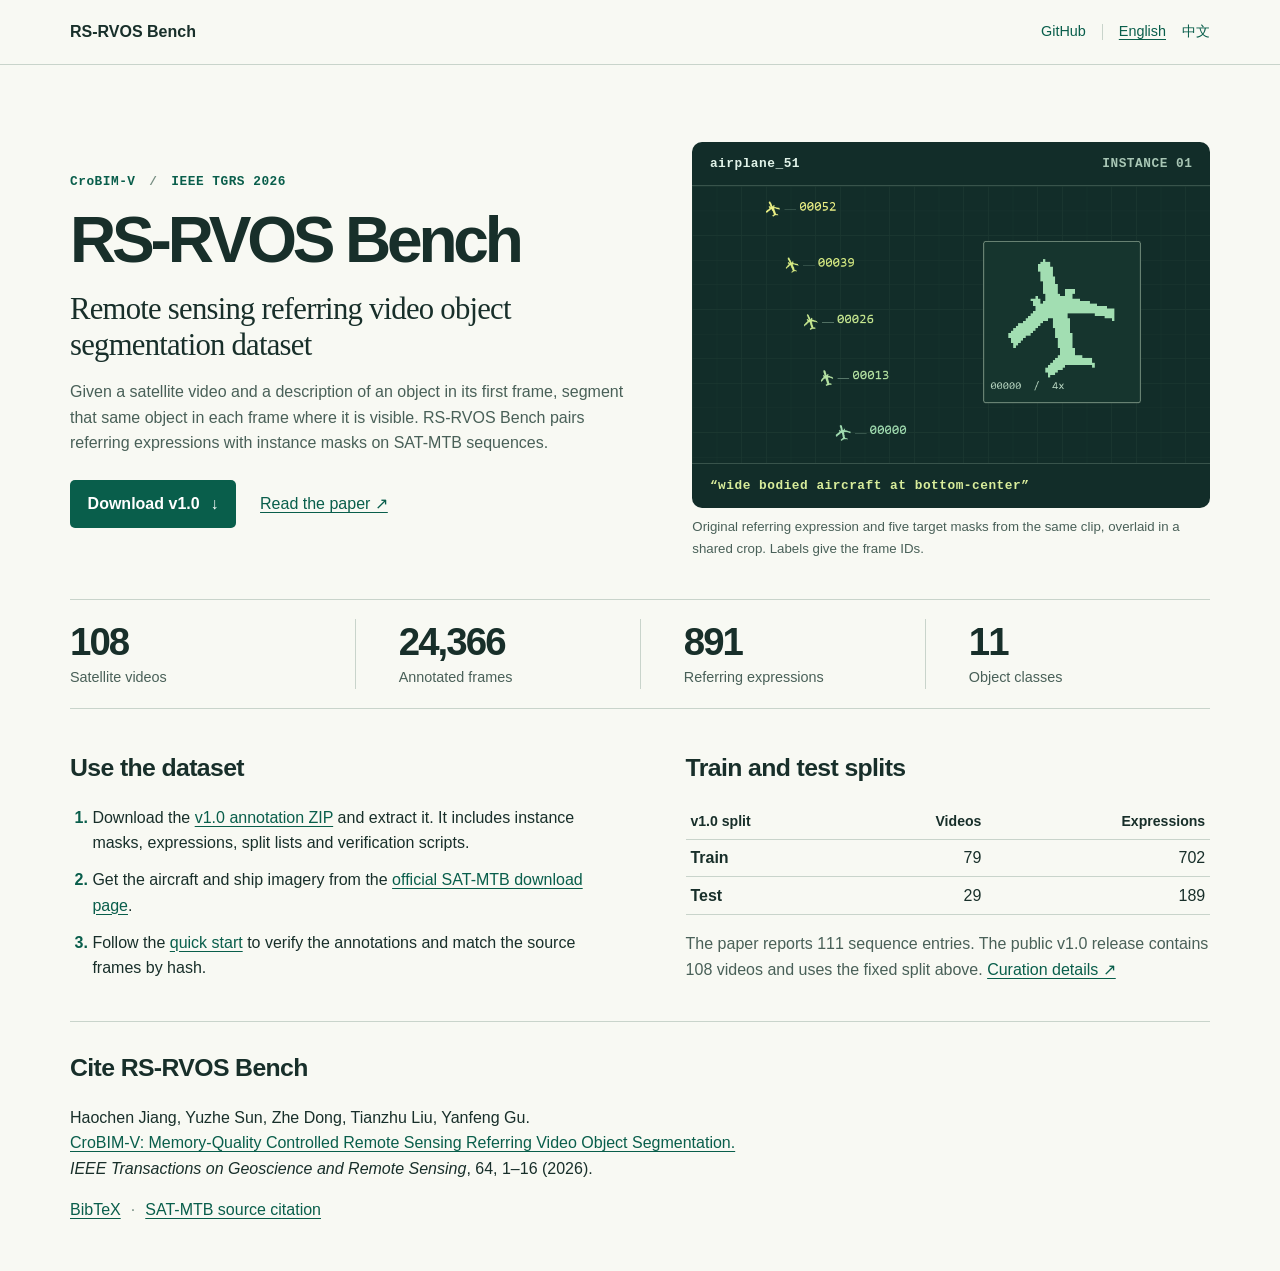
<file: docs/index.html>
<!doctype html>
<html lang="en">
<head>
  <meta charset="utf-8">
  <meta name="viewport" content="width=device-width, initial-scale=1">
  <title>RS-RVOS Bench · Remote Sensing Referring Video Object Segmentation Dataset</title>
  <meta name="description" content="A satellite video dataset for referring video object segmentation. Track a target described in the first frame and segment it across a SAT-MTB video. Explore and download the CroBIM-V benchmark annotations.">
  <link rel="canonical" href="https://jhc626.github.io/RS-RVOS-Bench/">
  <link rel="alternate" hreflang="en" href="https://jhc626.github.io/RS-RVOS-Bench/">
  <link rel="alternate" hreflang="zh-CN" href="https://jhc626.github.io/RS-RVOS-Bench/zh/">
  <link rel="alternate" hreflang="x-default" href="https://jhc626.github.io/RS-RVOS-Bench/">
  <meta property="og:type" content="website">
  <meta property="og:title" content="RS-RVOS Bench · Remote Sensing Referring Video Object Segmentation Dataset">
  <meta property="og:description" content="A satellite video dataset for referring video object segmentation. Track a target described in the first frame and segment it across a SAT-MTB video. Explore and download the CroBIM-V benchmark annotations.">
  <meta property="og:url" content="https://jhc626.github.io/RS-RVOS-Bench/">
  <link rel="stylesheet" href="./style.css">
  <script type="application/ld+json">
{
  "@context": "https://schema.org",
  "@type": "Dataset",
  "@id": "https://jhc626.github.io/RS-RVOS-Bench/#dataset",
  "name": "RS-RVOS Bench",
  "alternateName": [
    "Remote Sensing Referring Video Object Segmentation Benchmark",
    "遥感视频指代分割数据集"
  ],
  "description": "A satellite video dataset for referring video object segmentation. Track a target described in the first frame and segment it across a SAT-MTB video. Explore and download the CroBIM-V benchmark annotations.",
  "version": "1.0",
  "url": "https://jhc626.github.io/RS-RVOS-Bench/",
  "sameAs": "https://github.com/JHC626/RS-RVOS-Bench/releases/tag/v1.0",
  "citation": "https://doi.org/10.1109/TGRS.2026.3678310",
  "isBasedOn": "https://csu.cas.cn/gb/kybm/sjlyzx/gcxx_sjj/sjj_wxxl/202211/t20221121_6551405.html",
  "creator": [
    {
      "@type": "Person",
      "name": "Haochen Jiang"
    },
    {
      "@type": "Person",
      "name": "Yuzhe Sun"
    },
    {
      "@type": "Person",
      "name": "Zhe Dong"
    },
    {
      "@type": "Person",
      "name": "Tianzhu Liu"
    },
    {
      "@type": "Person",
      "name": "Yanfeng Gu"
    }
  ],
  "keywords": [
    "remote sensing",
    "referring video object segmentation",
    "satellite video dataset",
    "遥感视频指代分割"
  ],
  "distribution": {
    "@type": "DataDownload",
    "name": "RS-RVOS Bench v1.0",
    "contentUrl": "https://github.com/JHC626/RS-RVOS-Bench/releases/download/v1.0/RS-RVOS-Bench-v1.0.zip",
    "encodingFormat": "application/zip"
  }
}
  </script>
</head>
<body>
  <header class="bar"><div class="wrap bar-inner">
    <a class="brand" href="./">RS-RVOS Bench</a>
    <nav aria-label="Project links"><a href="https://github.com/JHC626/RS-RVOS-Bench">GitHub</a><span class="divider"></span><a href="./" lang="en" hreflang="en" aria-current="page">English</a><a href="./zh/" lang="zh-CN" hreflang="zh-CN">中文</a></nav>
  </div></header>
  <main class="wrap">
    <div class="hero">
      <div><p class="eyebrow">CroBIM-V <span>/</span> IEEE TGRS 2026</p>
        <h1>RS-RVOS Bench</h1>
        <h2 class="subtitle">Remote sensing referring video object segmentation dataset</h2>
        <p class="intro">Given a satellite video and a description of an object in its first frame, segment that same object in each frame where it is visible. RS-RVOS Bench pairs referring expressions with instance masks on SAT-MTB sequences.</p>
        <div class="actions"><a class="button" href="https://github.com/JHC626/RS-RVOS-Bench/releases/download/v1.0/RS-RVOS-Bench-v1.0.zip">Download v1.0 <span aria-hidden="true">↓</span></a><a href="https://doi.org/10.1109/TGRS.2026.3678310">Read the paper ↗</a></div>
      </div>
      <figure><div class="plate"><div class="plate-head"><b>airplane_51</b><span>INSTANCE 01</span></div>
        <img src="./airplane-51.png" width="840" height="450" alt="Five numbered masks of aircraft 1 in a shared coordinate system, moving from the lower right to the upper left of the crop.">
        <div class="query" lang="en">“wide bodied aircraft at bottom-center”</div></div>
        <figcaption>Original referring expression and five target masks from the same clip, overlaid in a shared crop. Labels give the frame IDs.</figcaption></figure>
    </div>
    <section class="stats" aria-label="Release statistics"><div><strong>108</strong><span>Satellite videos</span></div><div><strong>24,366</strong><span>Annotated frames</span></div><div><strong>891</strong><span>Referring expressions</span></div><div><strong>11</strong><span>Object classes</span></div></section>
    <div class="columns">
      <section><h2>Use the dataset</h2>
        <ol><li>Download the <a href="https://github.com/JHC626/RS-RVOS-Bench/releases/download/v1.0/RS-RVOS-Bench-v1.0.zip">v1.0 annotation ZIP</a> and extract it. It includes instance masks, expressions, split lists and verification scripts.</li>
        <li>Get the aircraft and ship imagery from the <a href="https://csu.cas.cn/gb/kybm/sjlyzx/gcxx_sjj/sjj_wxxl/202211/t20221121_6551405.html">official SAT-MTB download page</a>.</li>
        <li>Follow the <a href="https://github.com/JHC626/RS-RVOS-Bench#quick-start">quick start</a> to verify the annotations and match the source frames by hash.</li></ol>
      </section>
      <section><h2>Train and test splits</h2>
        <table><thead><tr><th scope="col">v1.0 split</th><th scope="col">Videos</th><th scope="col">Expressions</th></tr></thead><tbody>
        <tr><th scope="row">Train</th><td>79</td><td>702</td></tr><tr><th scope="row">Test</th><td>29</td><td>189</td></tr></tbody></table>
        <p>The paper reports 111 sequence entries. The public v1.0 release contains 108 videos and uses the fixed split above. <a href="https://github.com/JHC626/RS-RVOS-Bench#relationship-to-the-paper">Curation details ↗</a></p>
      </section>
    </div>
    <section class="citation"><h2>Cite RS-RVOS Bench</h2>
      <p>Haochen Jiang, Yuzhe Sun, Zhe Dong, Tianzhu Liu, Yanfeng Gu.<br><a href="https://doi.org/10.1109/TGRS.2026.3678310" lang="en">CroBIM-V: Memory-Quality Controlled Remote Sensing Referring Video Object Segmentation.</a><br><i>IEEE Transactions on Geoscience and Remote Sensing</i>, 64, 1–16 (2026).</p>
      <p><a href="https://github.com/JHC626/RS-RVOS-Bench#citation-and-source-data">BibTeX</a> <span class="dot">·</span> <a href="https://doi.org/10.1109/TGRS.2023.3278075">SAT-MTB source citation</a></p>
    </section>
  </main>
</body>
</html>
</file>
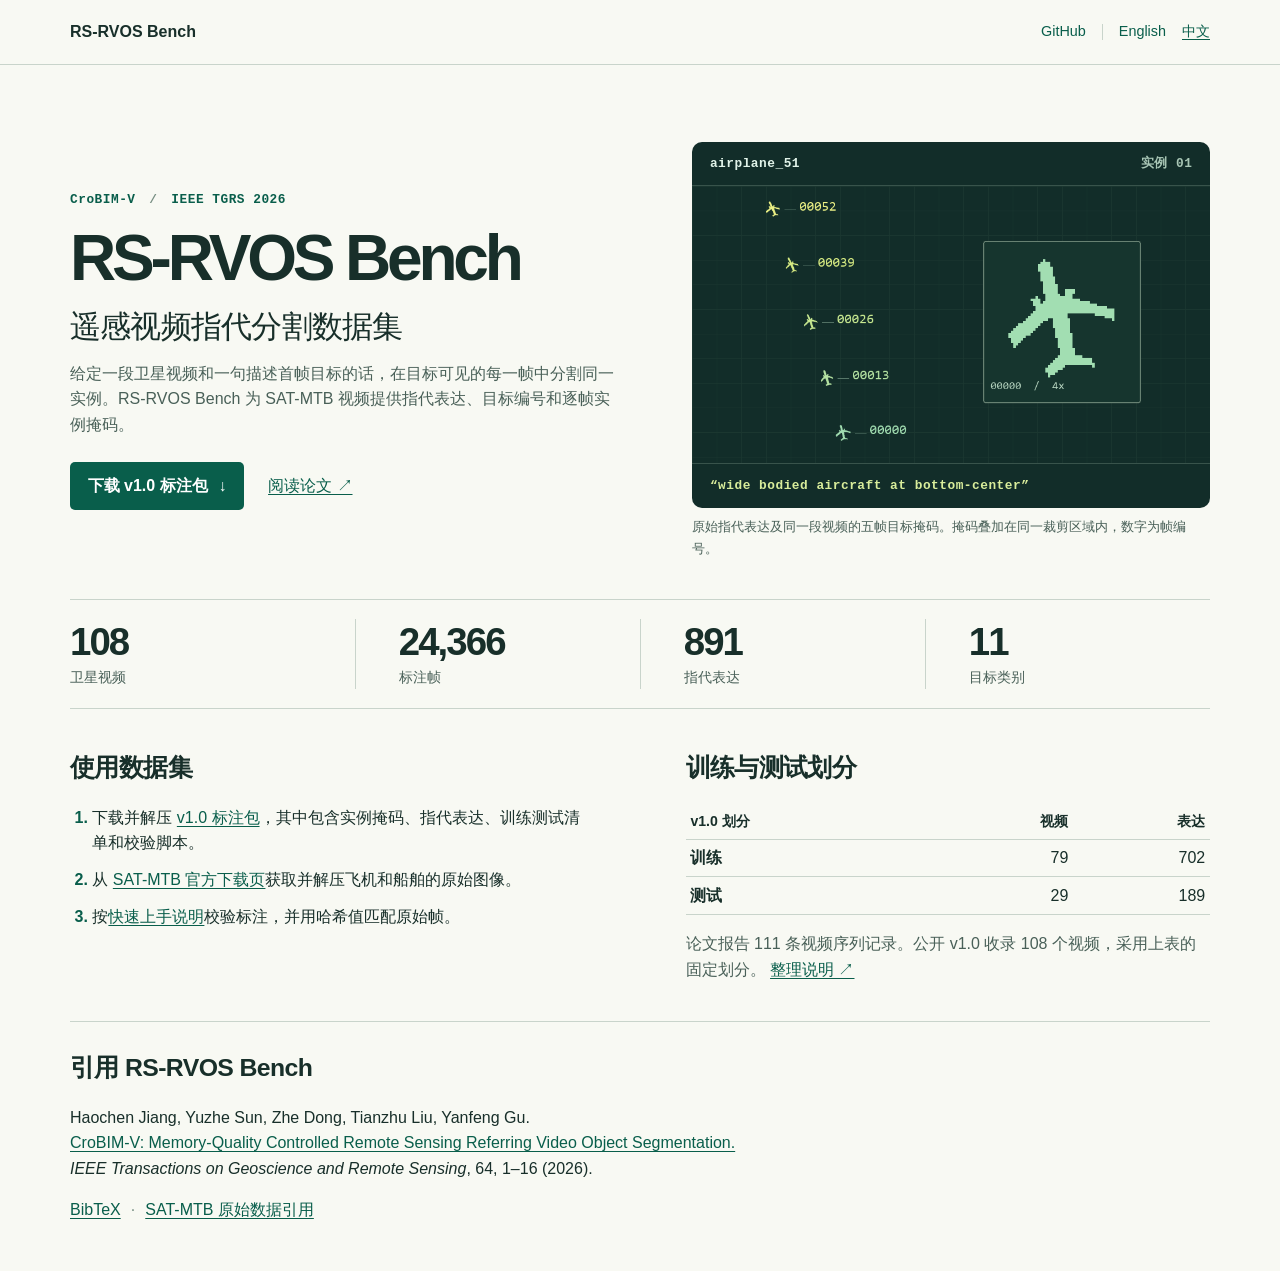
<file: docs/zh/index.html>
<!doctype html>
<html lang="zh-CN">
<head>
  <meta charset="utf-8">
  <meta name="viewport" content="width=device-width, initial-scale=1">
  <title>RS-RVOS Bench · 遥感视频指代分割数据集</title>
  <meta name="description" content="RS-RVOS Bench 是 CroBIM-V 论文提出的遥感视频指代分割数据集。用首帧文字描述指定卫星视频中的目标，并在后续帧中分割同一实例。下载 v1.0 标注、逐帧掩码与固定训练测试划分。">
  <link rel="canonical" href="https://jhc626.github.io/RS-RVOS-Bench/zh/">
  <link rel="alternate" hreflang="en" href="https://jhc626.github.io/RS-RVOS-Bench/">
  <link rel="alternate" hreflang="zh-CN" href="https://jhc626.github.io/RS-RVOS-Bench/zh/">
  <link rel="alternate" hreflang="x-default" href="https://jhc626.github.io/RS-RVOS-Bench/">
  <meta property="og:type" content="website">
  <meta property="og:title" content="RS-RVOS Bench · 遥感视频指代分割数据集">
  <meta property="og:description" content="RS-RVOS Bench 是 CroBIM-V 论文提出的遥感视频指代分割数据集。用首帧文字描述指定卫星视频中的目标，并在后续帧中分割同一实例。下载 v1.0 标注、逐帧掩码与固定训练测试划分。">
  <meta property="og:url" content="https://jhc626.github.io/RS-RVOS-Bench/zh/">
  <link rel="stylesheet" href="../style.css">
  <script type="application/ld+json">
{
  "@context": "https://schema.org",
  "@type": "Dataset",
  "@id": "https://jhc626.github.io/RS-RVOS-Bench/#dataset",
  "name": "RS-RVOS Bench",
  "alternateName": [
    "Remote Sensing Referring Video Object Segmentation Benchmark",
    "遥感视频指代分割数据集"
  ],
  "description": "RS-RVOS Bench 是 CroBIM-V 论文提出的遥感视频指代分割数据集。用首帧文字描述指定卫星视频中的目标，并在后续帧中分割同一实例。下载 v1.0 标注、逐帧掩码与固定训练测试划分。",
  "version": "1.0",
  "url": "https://jhc626.github.io/RS-RVOS-Bench/",
  "sameAs": "https://github.com/JHC626/RS-RVOS-Bench/releases/tag/v1.0",
  "citation": "https://doi.org/10.1109/TGRS.2026.3678310",
  "isBasedOn": "https://csu.cas.cn/gb/kybm/sjlyzx/gcxx_sjj/sjj_wxxl/202211/t20221121_6551405.html",
  "creator": [
    {
      "@type": "Person",
      "name": "Haochen Jiang"
    },
    {
      "@type": "Person",
      "name": "Yuzhe Sun"
    },
    {
      "@type": "Person",
      "name": "Zhe Dong"
    },
    {
      "@type": "Person",
      "name": "Tianzhu Liu"
    },
    {
      "@type": "Person",
      "name": "Yanfeng Gu"
    }
  ],
  "keywords": [
    "remote sensing",
    "referring video object segmentation",
    "satellite video dataset",
    "遥感视频指代分割"
  ],
  "distribution": {
    "@type": "DataDownload",
    "name": "RS-RVOS Bench v1.0",
    "contentUrl": "https://github.com/JHC626/RS-RVOS-Bench/releases/download/v1.0/RS-RVOS-Bench-v1.0.zip",
    "encodingFormat": "application/zip"
  }
}
  </script>
</head>
<body>
  <header class="bar"><div class="wrap bar-inner">
    <a class="brand" href="./">RS-RVOS Bench</a>
    <nav aria-label="项目导航"><a href="https://github.com/JHC626/RS-RVOS-Bench">GitHub</a><span class="divider"></span><a href="../" lang="en" hreflang="en">English</a><a href="../zh/" lang="zh-CN" hreflang="zh-CN" aria-current="page">中文</a></nav>
  </div></header>
  <main class="wrap">
    <div class="hero">
      <div><p class="eyebrow">CroBIM-V <span>/</span> IEEE TGRS 2026</p>
        <h1>RS-RVOS Bench</h1>
        <h2 class="subtitle">遥感视频指代分割数据集</h2>
        <p class="intro">给定一段卫星视频和一句描述首帧目标的话，在目标可见的每一帧中分割同一实例。RS-RVOS Bench 为 SAT-MTB 视频提供指代表达、目标编号和逐帧实例掩码。</p>
        <div class="actions"><a class="button" href="https://github.com/JHC626/RS-RVOS-Bench/releases/download/v1.0/RS-RVOS-Bench-v1.0.zip">下载 v1.0 标注包 <span aria-hidden="true">↓</span></a><a href="https://doi.org/10.1109/TGRS.2026.3678310">阅读论文 ↗</a></div>
      </div>
      <figure><div class="plate"><div class="plate-head"><b>airplane_51</b><span>实例 01</span></div>
        <img src="../airplane-51.png" width="840" height="450" alt="五个标有帧号的飞机掩码叠加在同一坐标系中，目标从裁剪区域右下方向左上方移动。">
        <div class="query" lang="en">“wide bodied aircraft at bottom-center”</div></div>
        <figcaption>原始指代表达及同一段视频的五帧目标掩码。掩码叠加在同一裁剪区域内，数字为帧编号。</figcaption></figure>
    </div>
    <section class="stats" aria-label="发布版统计"><div><strong>108</strong><span>卫星视频</span></div><div><strong>24,366</strong><span>标注帧</span></div><div><strong>891</strong><span>指代表达</span></div><div><strong>11</strong><span>目标类别</span></div></section>
    <div class="columns">
      <section><h2>使用数据集</h2>
        <ol><li>下载并解压 <a href="https://github.com/JHC626/RS-RVOS-Bench/releases/download/v1.0/RS-RVOS-Bench-v1.0.zip">v1.0 标注包</a>，其中包含实例掩码、指代表达、训练测试清单和校验脚本。</li>
        <li>从 <a href="https://csu.cas.cn/gb/kybm/sjlyzx/gcxx_sjj/sjj_wxxl/202211/t20221121_6551405.html">SAT-MTB 官方下载页</a>获取并解压飞机和船舶的原始图像。</li>
        <li>按<a href="https://github.com/JHC626/RS-RVOS-Bench#quick-start">快速上手说明</a>校验标注，并用哈希值匹配原始帧。</li></ol>
      </section>
      <section><h2>训练与测试划分</h2>
        <table><thead><tr><th scope="col">v1.0 划分</th><th scope="col">视频</th><th scope="col">表达</th></tr></thead><tbody>
        <tr><th scope="row">训练</th><td>79</td><td>702</td></tr><tr><th scope="row">测试</th><td>29</td><td>189</td></tr></tbody></table>
        <p>论文报告 111 条视频序列记录。公开 v1.0 收录 108 个视频，采用上表的固定划分。 <a href="https://github.com/JHC626/RS-RVOS-Bench#relationship-to-the-paper">整理说明 ↗</a></p>
      </section>
    </div>
    <section class="citation"><h2>引用 RS-RVOS Bench</h2>
      <p>Haochen Jiang, Yuzhe Sun, Zhe Dong, Tianzhu Liu, Yanfeng Gu.<br><a href="https://doi.org/10.1109/TGRS.2026.3678310" lang="en">CroBIM-V: Memory-Quality Controlled Remote Sensing Referring Video Object Segmentation.</a><br><i>IEEE Transactions on Geoscience and Remote Sensing</i>, 64, 1–16 (2026).</p>
      <p><a href="https://github.com/JHC626/RS-RVOS-Bench#citation-and-source-data">BibTeX</a> <span class="dot">·</span> <a href="https://doi.org/10.1109/TGRS.2023.3278075">SAT-MTB 原始数据引用</a></p>
    </section>
  </main>
</body>
</html>
</file>
<file: docs/style.css>
:root{color-scheme:light;--ink:#182f2a;--green:#095e4b;--rule:#c9d4cb;--muted:#496058}
*{box-sizing:border-box}
body{margin:0;background:#f8f9f3;color:var(--ink);font:16px/1.6 "Inter","Segoe UI","Microsoft YaHei",sans-serif}
.wrap{width:min(1140px,90%);margin:auto}
a{color:var(--green);text-underline-offset:.2em}
a:hover{text-decoration-thickness:2px}
a:focus-visible{outline:3px solid #c37b15;outline-offset:3px}
.bar{border-bottom:1px solid var(--rule)}
.bar-inner,nav,.actions,.plate-head{display:flex;align-items:center}
.bar-inner,.plate-head{justify-content:space-between}
.bar-inner{min-height:64px;gap:1rem}
.brand{font-weight:750;text-decoration:none;color:var(--ink)}
nav{gap:1rem;font-size:.9rem}
nav a{text-decoration:none}
nav a:hover,nav a[aria-current]{text-decoration:underline}
.divider{height:1rem;border-left:1px solid var(--rule)}
.hero{display:grid;grid-template-columns:1.07fr 1fr;gap:6%;align-items:center;padding:clamp(40px,6vw,84px) 0 40px}
.eyebrow,.plate-head,.query{font:600 .8rem/1.5 "IBM Plex Mono",Consolas,monospace;letter-spacing:.04em}
.eyebrow{color:var(--green);margin:0 0 1rem}
.eyebrow span,.dot{color:#778e82;padding:0 .35rem}
h1{font-size:clamp(2.7rem,5vw,4.8rem);letter-spacing:-.065em;line-height:1.05;margin:0}
h2{font-size:1.55rem;line-height:1.3;letter-spacing:-.025em}
.subtitle{font:500 clamp(1.45rem,2.4vw,2.1rem)/1.18 Georgia,"Songti SC",serif;margin:1rem 0}
.intro,figcaption,.columns p{color:var(--muted)}
.actions{gap:1.5rem;flex-wrap:wrap;margin-top:1.5rem}
.button{background:var(--green);color:white;border-radius:5px;text-decoration:none;padding:.72rem 1.1rem;font-weight:650}
.button span{margin-left:.4em}
figure{margin:0}
.plate{background:#122d29;border-radius:10px;overflow:hidden;color:#e1f3e9}
.plate-head,.query{padding:.75rem 1.1rem}
.plate-head{border-bottom:1px solid #38534b}
.plate-head span{color:#a8c6b5}
figure img{display:block;width:100%;height:auto}
.query{border-top:1px solid #38534b;color:#d9ed9b}
figcaption{font-size:.83rem;margin-top:.55rem}
.stats{border-block:1px solid var(--rule);display:grid;grid-template-columns:repeat(4,1fr);padding:1.2rem 0}
.stats div{display:grid;padding-left:15%;border-left:1px solid var(--rule)}
.stats div:first-child{padding-left:0;border:0}
.stats strong{font-weight:550;font-size:clamp(1.8rem,3vw,2.5rem);line-height:1.22;letter-spacing:-.05em}
.stats span{font-size:.9rem;color:var(--muted)}
.columns{display:grid;grid-template-columns:1fr 1fr;gap:8%;padding:1.4rem 0}
ol{padding-left:1.4rem}
li{margin:.7rem 0}
li::marker{color:var(--green);font-weight:700}
table{border-collapse:collapse;width:100%;font-variant-numeric:tabular-nums}
th,td{text-align:right;padding:.35rem .3rem;border-bottom:1px solid var(--rule)}
th:first-child{text-align:left}
thead th{font-size:.88rem}
.citation{border-top:1px solid var(--rule);padding:.6rem 0 2rem}
@media(max-width:760px){.hero,.columns{grid-template-columns:1fr;gap:1.6rem}.stats{grid-template-columns:1fr 1fr;gap:1rem}.stats div{padding-left:0;border:0}.columns{gap:0}.bar-inner{min-height:56px}nav{gap:.6rem}.hero{padding-top:2.2rem}.eyebrow{margin-bottom:.7rem}}
</file>
